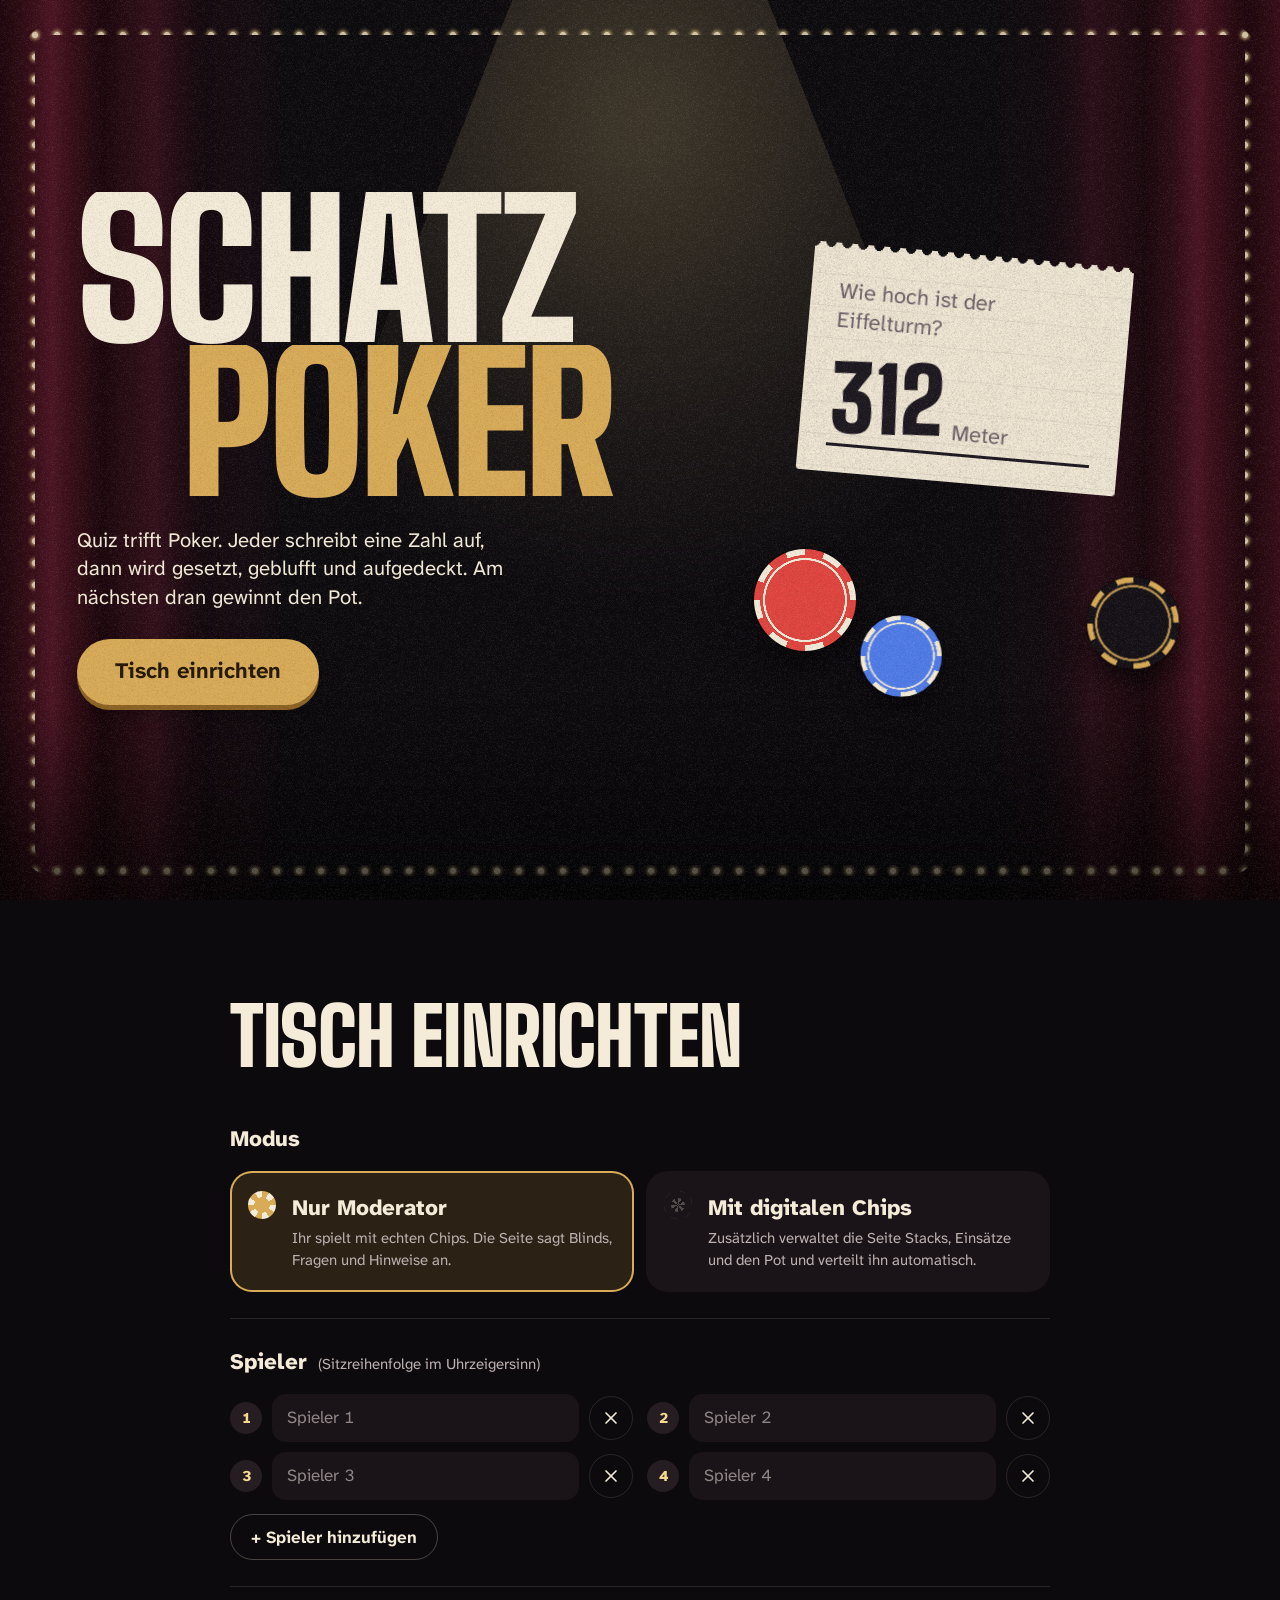
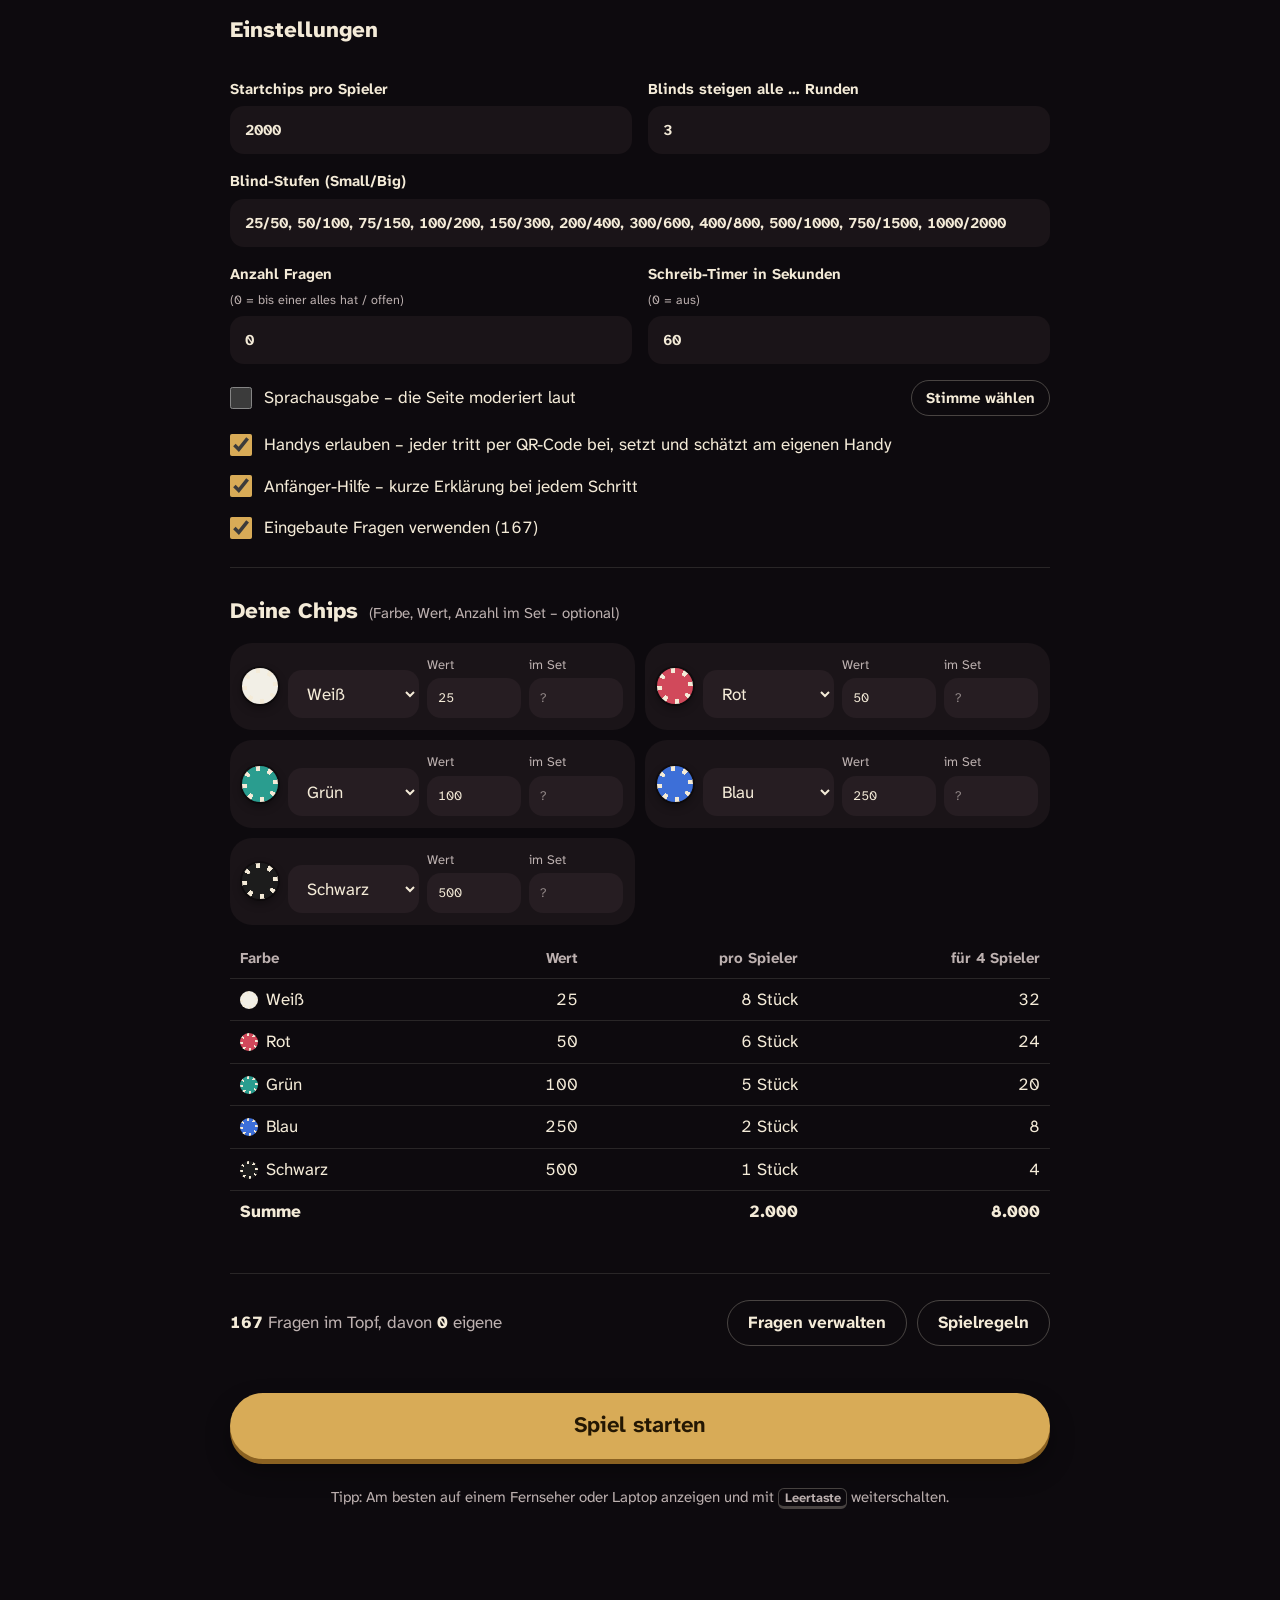
<file: index.html>
<!DOCTYPE html>
<html lang="de">
<head>
  <meta charset="utf-8">
  <meta name="viewport" content="width=device-width, initial-scale=1">
  <meta name="theme-color" content="#0d0a0e">
  <title>Schätzpoker – Quiz trifft Poker</title>
  <meta name="description" content="Moderator für Schätzpoker-Abende: Blinds, Schätzfragen, Hinweise und optional digitale Chips.">
  <link rel="preconnect" href="https://fonts.googleapis.com">
  <link rel="preconnect" href="https://fonts.gstatic.com" crossorigin>
  <link href="https://fonts.googleapis.com/css2?family=Atkinson+Hyperlegible+Next:wght@400;700;800&family=Big+Shoulders+Display:wght@800;900&display=swap" rel="stylesheet">
  <link rel="stylesheet" href="style.css?v=202611261527">
  <link rel="icon" href="data:image/svg+xml,<svg xmlns='http://www.w3.org/2000/svg' viewBox='0 0 100 100'><rect width='100' height='100' rx='22' fill='%2317121f'/><rect x='22' y='16' width='56' height='70' rx='4' fill='%23f1e8d6' transform='rotate(6 50 50)'/><text x='52' y='72' font-size='54' text-anchor='middle' fill='%2317121f' font-family='Arial' font-weight='bold' transform='rotate(6 50 50)'>?</text></svg>">
</head>
<body>
  <div id="app"></div>
  <div id="modal-root"></div>
  <script src="vendor/peerjs.min.js"></script>
  <script src="vendor/qrcode.js"></script>
  <script src="questions.js?v=202611261527"></script>
  <script src="fx.js?v=202611261527"></script>
  <script src="app.js?v=202611261527"></script>
  <script src="remote.js?v=202611261527"></script>
</body>
</html>
</file>
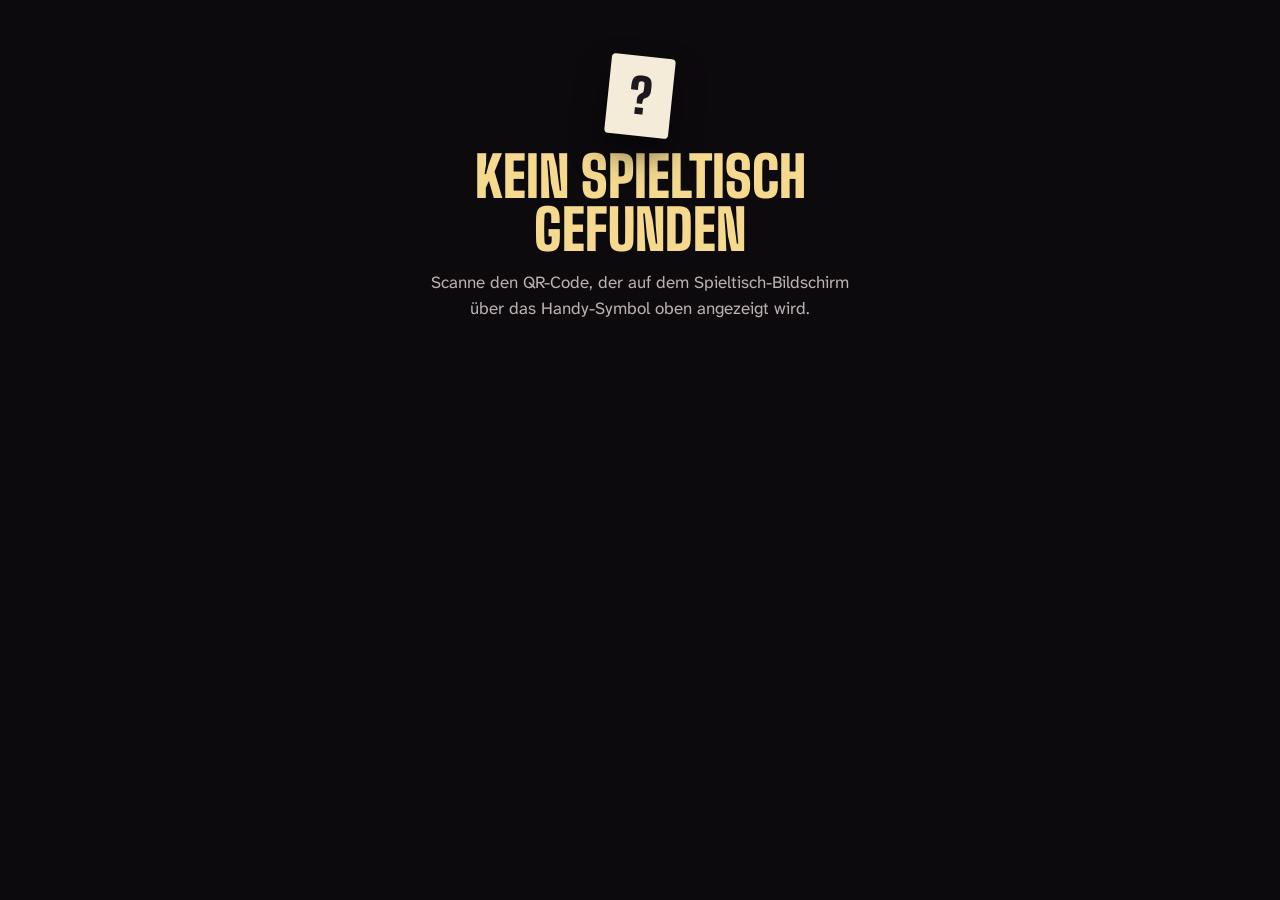
<file: player.html>
<!DOCTYPE html>
<html lang="de">
<head>
  <meta charset="utf-8">
  <meta name="viewport" content="width=device-width, initial-scale=1">
  <meta name="theme-color" content="#0d0a0e">
  <title>Schätzpoker – Spieler</title>
  <link rel="preconnect" href="https://fonts.googleapis.com">
  <link rel="preconnect" href="https://fonts.gstatic.com" crossorigin>
  <link href="https://fonts.googleapis.com/css2?family=Atkinson+Hyperlegible+Next:wght@400;700;800&family=Big+Shoulders+Display:wght@800;900&display=swap" rel="stylesheet">
  <link rel="stylesheet" href="style.css?v=202611261527">
  <link rel="icon" href="data:image/svg+xml,<svg xmlns='http://www.w3.org/2000/svg' viewBox='0 0 100 100'><rect width='100' height='100' rx='22' fill='%2317121f'/><rect x='22' y='16' width='56' height='70' rx='4' fill='%23f1e8d6' transform='rotate(6 50 50)'/><text x='52' y='72' font-size='54' text-anchor='middle' fill='%2317121f' font-family='Arial' font-weight='bold' transform='rotate(6 50 50)'>?</text></svg>">
</head>
<body class="player">
  <div id="app"></div>
  <script src="vendor/peerjs.min.js"></script>
  <script src="player.js?v=202611261527"></script>
</body>
</html>
</file>
<file: style.css>
/* =========================================================
   Schätzpoker – „Samstagabend, 23 Uhr“
   Ein Fernsehstudio nach Mitternacht: schwarzer Raum, roter Samt,
   ein grüner Filztisch mit Lederrand und Messing, eine Anzeigetafel
   mit Glühbirnen. Und im Licht der eine helle Gegenstand, um den
   sich alles dreht: der Schätzzettel.
   ========================================================= */
:root {
  --studio: #0d0a0e;     /* Raum */
  --stage: #1a1418;      /* Fläche */
  --raised: #261d22;     /* erhobene Fläche */
  --leather: #24140f;    /* Tischrand */
  --velvet: #3d0e19;     /* Vorhang */
  --velvet-deep: #1f060c;
  --felt: #12573f; --felt-mid: #0d4230; --felt-deep: #072519;
  --brass: #d8ab57; --brass-hi: #f4d98f; --brass-lo: #8b6222; --brass-ink: #241703;
  --paper: #f4ebd8; --paper-2: #e8dcc1; --paper-ink: #1d171f; --paper-muted: #6e6268;
  --ink: #f4ebd8; --muted: #bdb1b0;
  --red: #e0443e; --red-deep: #9e2723;
  --blue: #4f7be8;
  --green: #1f8a5b; --green-deep: #135c3b;
  --line: rgba(244, 235, 216, .12); --line-strong: rgba(244, 235, 216, .26);

  --display: 'Big Shoulders Display', 'Arial Narrow', sans-serif;
  --body: 'Atkinson Hyperlegible Next', 'Atkinson Hyperlegible', system-ui, -apple-system, 'Segoe UI', sans-serif;

  --t-xs: .8125rem; --t-s: .9375rem; --t-m: 1.0625rem; --t-l: 1.375rem; --t-xl: 1.875rem;
  --t-2xl: 2.5rem; --t-3xl: 3.5rem; --t-4xl: 5rem;

  --r-s: 8px; --r-m: 14px; --r-l: 22px;
  --ease: cubic-bezier(.16, 1, .3, 1);
  --ease-in: cubic-bezier(.5, 0, .75, 0);
  --grain: none;
}

*, *::before, *::after { box-sizing: border-box; }
html, body { margin: 0; min-height: 100%; }
html { background: var(--studio); color-scheme: dark; scroll-behavior: smooth; scrollbar-color: var(--brass-lo) var(--studio); }
body {
  font-family: var(--body); font-size: var(--t-m); line-height: 1.5; color: var(--ink);
  background: var(--studio);
  -webkit-font-smoothing: antialiased; -webkit-tap-highlight-color: transparent;
  font-variant-numeric: tabular-nums; caret-color: var(--brass);
}
/* Raum: Samt an den Rändern, Licht von oben, Körnung über allem */
body::before {
  content: ''; position: fixed; inset: 0; z-index: -1; pointer-events: none;
  background:
    radial-gradient(60% 55% at 50% 0%, rgba(244, 217, 143, .10), transparent 70%),
    radial-gradient(40% 90% at 0% 50%, rgba(61, 14, 25, .75), transparent 70%),
    radial-gradient(40% 90% at 100% 50%, rgba(61, 14, 25, .75), transparent 70%),
    var(--studio);
}
body::after {
  content: ''; position: fixed; inset: 0; z-index: 200; pointer-events: none;
  background-image: var(--grain); opacity: .55;
}
body.has-modal { overflow: hidden; }
::selection { background: var(--brass); color: var(--brass-ink); }
button, input, select { font: inherit; color: inherit; }
b { font-weight: 800; }
small { color: var(--muted); font-weight: 400; }
h1, h2, h3 { margin: 0; }
a { color: var(--brass-hi); text-underline-offset: 3px; }
kbd { font: inherit; font-weight: 700; font-size: .85em; border: 1px solid var(--line-strong); border-bottom-width: 3px; border-radius: 6px; padding: 0 .45em; }
:focus-visible { outline: 3px solid var(--brass-hi); outline-offset: 3px; }
.modal:focus { outline: none; }
.sr { position: absolute !important; width: 1px; height: 1px; overflow: hidden; clip: rect(0 0 0 0); white-space: nowrap; }

/* ---------- Tasten ---------- */
.btn {
  position: relative; display: inline-flex; align-items: center; justify-content: center; gap: .5em;
  min-height: 46px; padding: 10px 20px; border-radius: 999px;
  border: 1px solid var(--line-strong); background: transparent; text-decoration: none; color: var(--ink);
  font-weight: 700; cursor: pointer; text-align: center; line-height: 1.2; overflow: hidden; isolation: isolate;
  transition: background-color .18s, border-color .18s, color .18s, transform .12s var(--ease), box-shadow .18s;
}
.btn:hover:not(:disabled) { border-color: var(--brass); color: var(--brass-hi); }
.btn:active:not(:disabled) { transform: scale(.97); }
.btn:disabled { opacity: .35; cursor: not-allowed; }
.btn.sm { min-height: 36px; padding: 6px 14px; font-size: var(--t-s); }
.btn.ghost { background: transparent; }

/* Drückbare Tasten: Messing, Rot, Filzgrün – mit Kante und Lichtkante */
.btn.gold, .btn.red, .btn.green { border: 0; color: var(--brass-ink); background: var(--brass); box-shadow: 0 5px 0 var(--brass-lo), 0 12px 24px rgba(0, 0, 0, .35); transform: translateY(-3px); }
.btn.red { background: var(--red); color: #fff; box-shadow: 0 5px 0 var(--red-deep), 0 12px 24px rgba(0, 0, 0, .35); }
.btn.green { background: var(--green); color: #fff; box-shadow: 0 5px 0 var(--green-deep), 0 12px 24px rgba(0, 0, 0, .35); }
.btn.gold:hover:not(:disabled) { color: var(--brass-ink); background: #e3b964; }
.btn.red:hover:not(:disabled) { color: #fff; background: #ea5550; }
.btn.green:hover:not(:disabled) { color: #fff; background: #25a06a; }
.btn.gold::after, .btn.red::after, .btn.green::after {
  content: ''; position: absolute; inset: 0; z-index: -1; pointer-events: none;
  background: linear-gradient(105deg, transparent 35%, rgba(255, 255, 255, .38) 50%, transparent 65%);
  transform: translateX(-110%);
}
.btn.gold:hover:not(:disabled)::after, .btn.red:hover:not(:disabled)::after, .btn.green:hover:not(:disabled)::after { transform: translateX(110%); transition: transform .7s var(--ease); }
.btn.gold:active:not(:disabled), .btn.red:active:not(:disabled), .btn.green:active:not(:disabled) { transform: translateY(2px); box-shadow: 0 0 0 transparent, 0 4px 10px rgba(0, 0, 0, .35); transition-duration: .06s; }
.btn.big { min-height: 66px; padding: 14px 38px; font-size: var(--t-l); }
.btn.file input { position: absolute; inset: 0; opacity: 0; cursor: pointer; }

.icon-btn {
  width: 44px; height: 44px; flex: none; border-radius: 50%; border: 1px solid var(--line); background: transparent; cursor: pointer;
  display: inline-grid; place-items: center; color: var(--ink);
  transition: background-color .18s, border-color .18s, color .18s, transform .12s var(--ease);
}
.icon-btn:hover:not(:disabled) { color: var(--brass-hi); border-color: var(--brass); }
.icon-btn:active:not(:disabled) { transform: scale(.9); }
.icon-btn[aria-pressed="true"] { color: var(--brass-hi); border-color: var(--brass); }
.icon-btn:disabled { opacity: .3; cursor: not-allowed; }
.icon-btn svg { width: 20px; height: 20px; }
.link { background: none; border: 0; padding: 0; color: var(--brass-hi); font-weight: 700; cursor: pointer; text-decoration: underline; text-underline-offset: 3px; text-decoration-thickness: 1px; justify-self: start; }
.link:hover { text-decoration-thickness: 2px; }

/* ---------- Der Zettel ---------- */
.slip {
  position: relative; color: var(--paper-ink); background: var(--paper); border-radius: 3px;
  -webkit-mask: radial-gradient(circle 5px at 50% 0, transparent 98%, #000) top / 16px 100% repeat-x;
          mask: radial-gradient(circle 5px at 50% 0, transparent 98%, #000) top / 16px 100% repeat-x;
}
.slip::after { /* Linien des Blocks und Papierfaser */
  content: ''; position: absolute; inset: 0; pointer-events: none; border-radius: inherit;
  background: var(--grain), repeating-linear-gradient(to bottom, transparent 0 31px, rgba(29, 23, 31, .07) 31px 32px);
  mix-blend-mode: multiply; opacity: .9;
}
.slip > * { position: relative; z-index: 1; }
.slip-wrap { filter: drop-shadow(0 22px 26px rgba(0, 0, 0, .5)); }

/* =========================================================
   Startseite: Titelkarte
   ========================================================= */
.title-card {
  position: relative; min-height: 100vh; min-height: 100svh; overflow: hidden; isolation: isolate;
  display: grid; grid-template-columns: minmax(0, 1.25fr) minmax(0, 1fr); align-items: center;
  padding: clamp(28px, 6vw, 80px) clamp(20px, 6vw, 96px); gap: clamp(20px, 4vw, 60px);
}
/* Vorhang links und rechts */
.title-card::before {
  content: ''; position: absolute; inset: 0; z-index: -2;
  background: repeating-linear-gradient(90deg, var(--velvet-deep) 0, var(--velvet) 34px, #521526 52px, var(--velvet) 70px, var(--velvet-deep) 104px);
  -webkit-mask: linear-gradient(90deg, #000 0 6%, transparent 22% 78%, #000 94%);
          mask: linear-gradient(90deg, #000 0 6%, transparent 22% 78%, #000 94%);
  opacity: .9;
}
.title-card::after { /* Bühnenboden */
  content: ''; position: absolute; left: 0; right: 0; bottom: 0; height: 22%; z-index: -1;
  background: linear-gradient(to top, rgba(0, 0, 0, .7), transparent);
}
.spot {
  position: absolute; z-index: -1; left: 50%; top: -10%; width: 120vmax; height: 130%; translate: -50% 0; pointer-events: none;
  background: radial-gradient(42% 60% at 50% 18%, rgba(244, 217, 143, .22), rgba(244, 217, 143, .06) 45%, transparent 70%);
  clip-path: polygon(44% 0, 56% 0, 86% 100%, 14% 100%);
  filter: blur(18px); transform-origin: 50% 0;
}
.marquee { /* Glühbirnen-Rahmen der Show */
  position: absolute; inset: clamp(10px, 2vw, 24px); z-index: -1; border-radius: 28px; pointer-events: none;
  padding: 11px;
  background: radial-gradient(circle, #fff3cf 0 2.6px, rgba(244, 217, 143, .55) 3.6px, rgba(244, 217, 143, .12) 6px, transparent 8px) 0 0 / 22px 22px;
  -webkit-mask: linear-gradient(#000 0 0) content-box exclude, linear-gradient(#000 0 0);
          mask: linear-gradient(#000 0 0) content-box exclude, linear-gradient(#000 0 0);
  animation: chase 1.2s steps(2) infinite;
  opacity: .8;
}
@keyframes chase { to { background-position: 11px 0; } }
.tc-inner { display: grid; gap: 26px; justify-items: start; max-width: 720px; }
.tc-title { display: grid; font-family: var(--display); font-weight: 900; text-transform: uppercase; line-height: .8; letter-spacing: -.02em; font-size: clamp(4.6rem, 15vw, 13.5rem); color: var(--paper); }
.tc-title span { display: block; }
.tc-title .w2 { color: var(--brass); padding-left: .55em; }
.tag { margin: 0; font-size: clamp(1.15rem, 1.6vw, 1.45rem); line-height: 1.4; max-width: 34ch; color: var(--ink); }
.tc-cta { margin-top: 4px; }
.resume { display: flex; align-items: center; gap: 16px 22px; flex-wrap: wrap; padding: 14px 14px 14px 22px; border-radius: 999px; background: rgba(216, 171, 87, .12); }
.resume p { margin: 0; }
.tc-props { position: relative; height: min(70vh, 560px); }
.hero-slip { position: absolute; right: 8%; top: 12%; width: min(320px, 72%); padding: 34px 28px 26px; display: grid; gap: 22px; transform: rotate(5deg); }
.tc-props .slip-wrap { position: absolute; inset: 0; }
.slip-q { font-size: var(--t-l); color: var(--paper-muted); line-height: 1.3; }
.slip-line { display: flex; align-items: baseline; gap: 10px; border-bottom: 3px solid var(--paper-ink); padding-bottom: 4px; }
.slip-est { font-family: var(--display); font-weight: 900; font-size: clamp(4rem, 7vw, 6rem); line-height: .9; transform: rotate(-3deg); }
.slip-unit { color: var(--paper-muted); font-size: var(--t-l); }
.prop-chip {
  --c: var(--red); position: absolute; width: clamp(70px, 8vw, 110px); aspect-ratio: 1; border-radius: 50%;
  background: radial-gradient(circle, var(--c) 0 55%, var(--paper) 55.5% 58%, var(--c) 58.5% 62%, transparent 62.5%), repeating-conic-gradient(var(--c) 0 22.5deg, var(--paper) 22.5deg 45deg);
  box-shadow: 0 0 0 2px rgba(0, 0, 0, .3), 0 18px 28px rgba(0, 0, 0, .55);
}
.prop-chip.c1 { left: 6%; bottom: 14%; }
.prop-chip.c2 { --c: var(--blue); left: 26%; bottom: 4%; scale: .8; }
.prop-chip.c3 { --c: #141016; right: 4%; bottom: 10%; scale: .9; background: radial-gradient(circle, #141016 0 55%, var(--brass) 55.5% 58%, #141016 58.5% 62%, transparent 62.5%), repeating-conic-gradient(#141016 0 22.5deg, var(--brass) 22.5deg 45deg); }

/* Auftritt beim ersten Laden */
body:not(.intro-played) .spot { animation: spot-on 1.6s var(--ease) both; }
body:not(.intro-played) .tc-title span { animation: word-up 1.1s var(--ease) both; }
body:not(.intro-played) .tc-title .w2 { animation-delay: .14s; }
body:not(.intro-played) .tag, body:not(.intro-played) .tc-cta, body:not(.intro-played) .resume { animation: rise .8s .55s var(--ease) both; }
body:not(.intro-played) .hero-slip { animation: toss 1.2s .35s var(--ease) both; }
body:not(.intro-played) .prop-chip { animation: chip-slide 1s var(--ease) both; }
body:not(.intro-played) .prop-chip.c1 { animation-delay: .7s; }
body:not(.intro-played) .prop-chip.c2 { animation-delay: .82s; }
body:not(.intro-played) .prop-chip.c3 { animation-delay: .94s; }
@keyframes spot-on { 0% { opacity: 0; transform: rotate(-14deg); } 40% { opacity: .6; } 100% { opacity: 1; transform: none; } }
@keyframes word-up { from { clip-path: inset(0 0 100% 0); transform: translateY(.35em); filter: blur(8px); } to { clip-path: inset(0 0 -10% 0); } }
@keyframes rise { from { opacity: 0; transform: translateY(18px); } }
@keyframes toss { from { opacity: 0; transform: translate(40%, -60%) rotate(-28deg) scale(1.15); } }
@keyframes chip-slide { from { opacity: 0; transform: translate(-120px, 30px) rotate(-200deg); } }

/* ---------- Einrichten ---------- */
.setup { max-width: 860px; margin: 0 auto; padding: clamp(40px, 8vw, 110px) 20px 80px; scroll-margin-top: 0; }
.setup-title { font-family: var(--display); font-weight: 900; text-transform: uppercase; font-size: clamp(3rem, 7vw, 5rem); line-height: .85; letter-spacing: -.01em; margin-bottom: 26px; }
.panel { padding: 26px 0; }
.panel + .panel { border-top: 1px solid var(--line); }
.panel h2 { font-size: var(--t-l); font-weight: 800; margin: 0 0 16px; }
.panel h2 small { font-size: var(--t-s); font-weight: 400; margin-left: 4px; }
.panel.row { display: flex; align-items: center; justify-content: space-between; gap: 14px; flex-wrap: wrap; }
.pool { color: var(--muted); }
.pool b { color: var(--ink); }
.row-btns { display: flex; gap: 10px; flex-wrap: wrap; align-items: center; }
.row-btns.center { justify-content: center; }
.mode-pick { display: grid; grid-template-columns: 1fr 1fr; gap: 12px; }
.mode {
  text-align: left; border: 0; background: var(--stage); border-radius: var(--r-l); padding: 20px 20px 20px 62px; cursor: pointer;
  display: flex; flex-direction: column; gap: 4px; position: relative; transition: background-color .2s, transform .15s var(--ease), box-shadow .2s;
}
.mode::before { /* Auswahl als Jeton */
  content: ''; position: absolute; left: 18px; top: 20px; width: 28px; height: 28px; border-radius: 50%;
  background: repeating-conic-gradient(var(--line-strong) 0 30deg, transparent 30deg 60deg); box-shadow: inset 0 0 0 7px var(--stage);
  transition: transform .5s var(--ease);
}
.mode:hover { background: var(--raised); }
.mode:active { transform: scale(.985); }
.mode b { font-size: var(--t-l); }
.mode span { color: var(--muted); font-size: var(--t-s); line-height: 1.45; }
.mode.on { background: #2b2115; box-shadow: inset 0 0 0 2px var(--brass); }
.mode.on::before { background: radial-gradient(circle, var(--brass) 0 38%, transparent 40%), repeating-conic-gradient(var(--brass) 0 30deg, var(--paper) 30deg 60deg); box-shadow: none; transform: rotate(180deg); }
.players { display: grid; grid-template-columns: 1fr 1fr; gap: 10px 14px; margin-bottom: 14px; }
.player-row { display: flex; align-items: center; gap: 10px; }
.seat { width: 32px; height: 32px; flex: none; border-radius: 50%; display: grid; place-items: center; background: var(--raised); color: var(--brass-hi); font-weight: 800; font-size: var(--t-s); }

input[type=text], input[type=number], select {
  width: 100%; min-height: 48px; padding: 10px 14px; border-radius: var(--r-m); border: 1px solid transparent;
  background: var(--stage); color: var(--ink); transition: border-color .18s, background-color .18s, box-shadow .18s;
}
input::placeholder { color: rgba(189, 177, 176, .72); }
input:hover, select:hover { background: var(--raised); }
input:focus, select:focus { border-color: var(--brass); background: var(--raised); outline: none; box-shadow: 0 0 0 4px rgba(216, 171, 87, .18); }
select { background-color: var(--stage); }
input[type=range] { width: 100%; accent-color: var(--brass); }
.grid2 { display: grid; grid-template-columns: 1fr 1fr; gap: 16px; }
.grid2 .full, .qform .full { grid-column: 1 / -1; }
label { display: flex; flex-direction: column; gap: 6px; font-weight: 700; font-size: var(--t-s); }
label small { font-weight: 400; }
label.check { flex-direction: row; align-items: center; gap: 12px; font-weight: 400; font-size: var(--t-m); grid-column: 1 / -1; cursor: pointer; }
label.check input { width: 22px; height: 22px; flex: none; accent-color: var(--brass); margin: 0; }
.check-row { display: flex; align-items: center; justify-content: space-between; gap: 10px; flex-wrap: wrap; }
.check-row label.check { grid-column: auto; }
.start { display: flex; width: 100%; margin-top: 24px; font-size: var(--t-xl); min-height: 76px; }
.foot { text-align: center; color: var(--muted); font-size: var(--t-s); margin-top: 24px; }

.chip-cfg { display: grid; grid-template-columns: repeat(auto-fill, minmax(min(100%, 340px), 1fr)); gap: 10px; margin-bottom: 14px; }
.chip-row { display: grid; grid-template-columns: 38px minmax(108px, 1.4fr) minmax(0, 1fr) minmax(0, 1fr); gap: 8px; align-items: end; padding: 12px; border-radius: var(--r-l); background: var(--stage); }
.chip-row input, .chip-row select { background: var(--raised); }
.swatch {
  --c: #888; width: 36px; height: 36px; border-radius: 50%; align-self: center; flex: none; display: inline-block;
  background: radial-gradient(circle, var(--c) 0 50%, transparent 51%), repeating-conic-gradient(var(--c) 0 30deg, var(--paper) 30deg 45deg);
  box-shadow: 0 0 0 2px rgba(0, 0, 0, .35), 0 4px 10px rgba(0, 0, 0, .4); transition: transform .6s var(--ease);
}
.chip-row:hover .swatch { transform: rotate(120deg); }
.swatch.sm { width: 18px; height: 18px; vertical-align: -4px; margin-right: 8px; box-shadow: none; }
label.mini { font-size: var(--t-xs); gap: 4px; color: var(--muted); font-weight: 400; }
label.mini input { padding: 8px 10px; min-height: 40px; }
.chips-t tr.zero td { opacity: .45; }
.warn { color: #ffdc9c; background: rgba(216, 171, 87, .1); border-radius: var(--r-m); padding: 10px 14px; font-size: var(--t-s); margin: 10px 0 0; }

/* =========================================================
   Spielansicht
   ========================================================= */
.game { min-height: 100vh; min-height: 100dvh; display: grid; grid-template-rows: auto 1fr auto; }
.bar { display: grid; grid-template-columns: 1fr auto 1fr; align-items: center; gap: 16px; padding: 14px clamp(14px, 2.5vw, 32px); view-transition-name: bar; transition: opacity .6s var(--ease); }
.brand { font-family: var(--display); font-weight: 900; font-size: var(--t-xl); text-transform: uppercase; line-height: 1; letter-spacing: -.005em; }
.bar nav { display: flex; gap: 6px; justify-content: flex-end; }

/* Anzeigetafel mit Glühbirnenrahmen */
.board { position: relative; display: flex; align-items: stretch; background: #070507; border-radius: 18px; padding: 4px; box-shadow: 0 0 0 1px rgba(216, 171, 87, .35), inset 0 2px 14px rgba(0, 0, 0, .9), 0 10px 30px rgba(0, 0, 0, .5); view-transition-name: board; }
.bulbs {
  position: absolute; inset: -9px; border-radius: 26px; pointer-events: none; padding: 5px;
  background: radial-gradient(circle, var(--brass-hi) 0 1.6px, rgba(244, 217, 143, .3) 2.4px, transparent 3.4px) 0 0 / 12px 12px;
  -webkit-mask: linear-gradient(#000 0 0) content-box exclude, linear-gradient(#000 0 0);
          mask: linear-gradient(#000 0 0) content-box exclude, linear-gradient(#000 0 0);
  opacity: .55; animation: chase 1.4s steps(2) infinite;
}
.stat { display: flex; flex-direction: column; justify-content: center; padding: 6px 20px; line-height: 1.05; min-width: 92px; }
.stat + .stat { box-shadow: -1px 0 0 rgba(244, 235, 216, .08); }
.stat small { font-size: var(--t-xs); }
.stat b { font-family: var(--display); font-weight: 900; font-size: var(--t-2xl); line-height: 1; color: var(--brass-hi); text-shadow: 0 0 14px rgba(244, 217, 143, .45), 0 0 2px rgba(244, 217, 143, .8); }
.stat em { font-style: normal; font-size: var(--t-xs); color: var(--muted); }
.stat.flash b { animation: bulbs 0.5s steps(2) 8; }
.board:has(.flash) .bulbs { opacity: 1; animation-duration: .4s; }
@keyframes bulbs { 50% { color: #fff; text-shadow: 0 0 26px var(--brass-hi); } }
.ticking { color: #fff !important; }

main { display: grid; grid-template-columns: minmax(0, 1fr) clamp(340px, 30vw, 440px); gap: clamp(20px, 3vw, 48px); padding: clamp(14px, 2.5vw, 32px) clamp(14px, 2.5vw, 32px) clamp(14px, 2vw, 24px); align-items: center; }
.stage { position: relative; min-height: 62vh; display: flex; flex-direction: column; gap: 26px; justify-content: center; max-width: 1040px; width: 100%; margin: 0 auto; }
.stage::before { /* Spot auf die Bühne */
  content: ''; position: absolute; z-index: -1; left: 50%; top: -14vh; width: 120%; height: 120%; translate: -50% 0; pointer-events: none;
  background: radial-gradient(45% 50% at 50% 30%, rgba(244, 217, 143, .1), transparent 70%); transition: opacity .8s var(--ease);
}
.stage > .primary, .betbox .primary, .result .primary, .showdown .primary, .intro .primary { align-self: center; min-width: min(100%, 320px); }
.table { transition: opacity .6s var(--ease), filter .6s var(--ease); }

/* Frage-Zettel */
.qcard { padding: clamp(32px, 5vw, 60px) clamp(24px, 5vw, 64px) clamp(28px, 4vw, 52px); rotate: -.7deg; view-transition-name: slip; filter: drop-shadow(0 24px 30px rgba(0, 0, 0, .55)); }
.fresh.phase-question .qcard { animation: slam .75s var(--ease) both; }
@keyframes slam { 0% { opacity: 0; transform: translateY(-46px) rotate(-5deg) scale(1.08); } 60% { opacity: 1; } 100% { transform: none; } }
.qlabel { display: flex; flex-wrap: wrap; gap: 4px 18px; font-size: var(--t-s); color: var(--paper-muted); margin-bottom: 16px; }
.qlabel span:first-child { font-weight: 800; color: var(--paper-ink); }
.qlabel b { color: var(--paper-ink); }
.qtext { font-family: var(--body); font-size: clamp(1.8rem, 3.6vw, 3.4rem); font-weight: 800; line-height: 1.12; letter-spacing: -.015em; text-wrap: balance; max-width: 28ch; }
.qcard.small { padding: 26px clamp(20px, 3vw, 34px) 20px; rotate: -.35deg; }
.qcard.small .qtext { font-size: clamp(1.2rem, 2vw, 1.65rem); }
.qcard.small .qlabel { margin-bottom: 6px; font-size: var(--t-xs); }

.hints { display: grid; gap: 14px; padding: 0 clamp(8px, 2vw, 26px); }
.hint { display: grid; grid-template-columns: auto 1fr; gap: 6px 18px; align-items: baseline; padding: 16px 22px; border-radius: 3px; background: var(--paper-2); color: var(--paper-ink); rotate: .5deg; filter: drop-shadow(0 12px 16px rgba(0, 0, 0, .45)); }
.hint:nth-child(2) { rotate: -.6deg; }
.hint-n { font-family: var(--display); font-weight: 900; font-size: var(--t-l); color: var(--red-deep); white-space: nowrap; }
.hint p { margin: 0; font-size: clamp(1.15rem, 2vw, 1.55rem); font-weight: 700; line-height: 1.35; }
.fresh .hint.new { animation: from-under .8s var(--ease) both; }
@keyframes from-under { from { opacity: 0; transform: translateY(-70%) rotate(-3deg) scale(.96); } }

.write-note { text-align: center; font-size: var(--t-l); color: var(--muted); margin: 0; }
.write-note b { color: var(--ink); }
.tools { display: flex; justify-content: center; gap: 12px; flex-wrap: wrap; align-items: center; }
.timer-wrap { position: relative; display: flex; align-items: center; gap: 16px; }
.timer-dial { --p: 1; width: 92px; height: 92px; border-radius: 50%; position: absolute; left: -6px; top: 50%; translate: 0 -50%;
  background: conic-gradient(var(--brass) calc(var(--p) * 360deg), rgba(244, 235, 216, .08) 0); transition: --p 1s linear;
  -webkit-mask: radial-gradient(circle, transparent 60%, #000 61%); mask: radial-gradient(circle, transparent 60%, #000 61%); }
.timer { position: relative; font-family: var(--display); font-weight: 900; font-size: var(--t-3xl); line-height: 1; color: var(--brass-hi); width: 80px; text-align: center; text-shadow: 0 0 18px rgba(244, 217, 143, .4); }
.timer.urgent { color: #ff7a73; animation: beat 1s infinite; }
.timer-wrap:has(.urgent) .timer-dial { background: conic-gradient(var(--red) calc(var(--p) * 360deg), rgba(244, 235, 216, .08) 0); }
@keyframes beat { 50% { scale: 1.12; } }

/* Blinds */
.intro { text-align: center; display: flex; flex-direction: column; gap: 24px; align-items: center; }
.kicker { font-family: var(--display); font-weight: 900; text-transform: uppercase; font-size: clamp(4rem, 10vw, 8.5rem); line-height: .82; letter-spacing: -.02em; }
.fresh.phase-intro .kicker { animation: word-up 1s var(--ease) both; }
.levelup { font-family: var(--display); font-weight: 900; text-transform: uppercase; font-size: var(--t-2xl); color: var(--red); line-height: 1; animation: bulbs .45s steps(2) 6; }
.blind-big { display: flex; gap: clamp(16px, 3vw, 36px); flex-wrap: wrap; justify-content: center; perspective: 800px; }
.blind-big > div {
  --c: var(--blue);
  width: clamp(150px, 17vw, 220px); aspect-ratio: 1; border-radius: 50%;
  display: flex; flex-direction: column; justify-content: center; align-items: center; gap: 2px;
  background:
    radial-gradient(circle, var(--stage) 0 55%, var(--paper) 55.5% 57%, var(--c) 57.5% 61%, transparent 61.5%),
    repeating-conic-gradient(var(--c) 0 22.5deg, var(--paper) 22.5deg 45deg);
  box-shadow: 0 0 0 3px rgba(0, 0, 0, .4), 0 22px 40px rgba(0, 0, 0, .55);
}
.blind-big > div + div { --c: var(--red); }
.fresh.phase-intro .blind-big > div { animation: chip-drop .9s var(--ease) both; }
.fresh.phase-intro .blind-big > div + div { animation-delay: .12s; }
@keyframes chip-drop { 0% { opacity: 0; transform: translateY(-90px) rotateX(70deg) rotate(-120deg); } 55% { opacity: 1; } 100% { transform: none; } }
.blind-big small { font-size: var(--t-xs); }
.blind-big b { font-family: var(--display); font-weight: 900; font-size: clamp(2.8rem, 5vw, 4rem); line-height: 1; }
.blind-big span { font-weight: 700; font-size: var(--t-s); max-width: 66%; overflow: hidden; text-overflow: ellipsis; white-space: nowrap; }
.sub { color: var(--muted); font-size: var(--t-m); line-height: 1.5; margin: 0; }
.sub b { color: var(--ink); }
.sub.small { font-size: var(--t-s); margin-bottom: 12px; }

/* Setzen */
.betbox, .showdown { background: var(--stage); border-radius: 28px; padding: clamp(20px, 3vw, 34px); display: flex; flex-direction: column; gap: 18px; text-align: center; box-shadow: 0 30px 60px rgba(0, 0, 0, .35); }
.betbox.done { box-shadow: inset 0 0 0 2px var(--green), 0 30px 60px rgba(0, 0, 0, .35); }
.bet-title { font-family: var(--display); font-weight: 900; text-transform: uppercase; font-size: var(--t-2xl); line-height: 1; }
.bet-title small { font-family: var(--body); text-transform: none; font-size: var(--t-s); font-weight: 400; margin-left: 4px; }
.actor { display: grid; gap: 12px; justify-items: center; }
.actor-name { font-size: clamp(2rem, 3.6vw, 3rem); font-weight: 800; line-height: 1.05; letter-spacing: -.01em; animation: name-in .5s var(--ease) both; }
@keyframes name-in { from { opacity: 0; transform: translateX(22px); filter: blur(4px); } }
.actor-name span { font-size: var(--t-m); color: var(--muted); font-weight: 400; letter-spacing: 0; }
.actor-meta { display: flex; justify-content: center; flex-wrap: wrap; gap: 8px; margin: 0; }
.actor-meta > div { display: flex; gap: 6px; align-items: baseline; padding: 5px 14px; border-radius: 999px; background: var(--raised); }
.actor-meta dt { color: var(--muted); font-size: var(--t-s); }
.actor-meta dd { margin: 0; font-weight: 800; }
.actor-meta .due { background: rgba(216, 171, 87, .16); }
.actor-meta .due dd { color: var(--brass-hi); }
.actions { display: grid; grid-template-columns: 1fr 2fr; gap: 16px; margin-top: 6px; }
.actions .btn { min-height: 70px; font-size: var(--t-l); }
.raise { padding-top: 6px; display: grid; gap: 14px; }
.raise-row { display: flex; gap: 12px; align-items: end; }
.raise-row label { flex: 1; text-align: left; }
.raise-row input { font-size: var(--t-l); font-weight: 700; background: var(--raised); }
.raise-row .btn { min-height: 52px; padding: 10px 30px; }
.quick { display: flex; gap: 10px; flex-wrap: wrap; justify-content: center; }
.chip-btn {
  display: inline-flex; align-items: center; gap: 8px; border: 0; background: var(--raised); border-radius: 999px;
  padding: 8px 16px 8px 8px; min-height: 44px; font-weight: 700; cursor: pointer; transition: background-color .18s, transform .18s var(--ease);
}
.chip-btn::before { content: ''; width: 28px; height: 28px; border-radius: 50%; background: radial-gradient(circle, var(--brass) 0 50%, transparent 52%), repeating-conic-gradient(var(--brass) 0 30deg, var(--paper) 30deg 60deg); transition: transform .5s var(--ease); }
.chip-btn:hover { background: #33272c; transform: translateY(-2px); }
.chip-btn:hover::before { transform: rotate(180deg); }
.chip-btn:active { transform: translateY(1px); }
.chip-btn.allin { background: rgba(224, 68, 62, .18); color: #ffb1ac; }
.chip-btn.allin::before { background: radial-gradient(circle, var(--red) 0 50%, transparent 52%), repeating-conic-gradient(var(--red) 0 30deg, var(--paper) 30deg 60deg); }

/* Showdown */
.est-list { display: grid; grid-template-columns: repeat(auto-fill, minmax(min(100%, 260px), 1fr)); gap: 10px; text-align: left; }
.est-list.with-bet { grid-template-columns: repeat(auto-fill, minmax(min(100%, 420px), 1fr)); }
.est { display: grid; grid-template-columns: minmax(70px, auto) minmax(0, 1fr); align-items: center; gap: 10px; background: var(--raised); padding: 10px 12px; border-radius: var(--r-l); }
.with-bet .est { grid-template-columns: minmax(70px, auto) minmax(0, 1fr) minmax(0, 1fr); }
.en { font-weight: 800; overflow: hidden; text-overflow: ellipsis; white-space: nowrap; }
.ef { flex-direction: row; align-items: center; gap: 6px; font-weight: 400; }
.est input { font-size: var(--t-l); font-weight: 700; min-width: 0; background: var(--paper); color: var(--paper-ink); }
.est input::placeholder { color: var(--paper-muted); }
.ef.bet-in input { background: var(--stage); color: var(--ink); }
.est em { font-style: normal; color: var(--muted); font-size: var(--t-xs); white-space: nowrap; }
.potcalc-toggle { align-self: center; }

/* Anfänger-Hilfe */
.help { display: grid; gap: 6px; padding: 16px 20px; border-radius: var(--r-l); background: rgba(244, 235, 216, .04); text-align: left; max-width: 76ch; }
.help p { margin: 0; color: var(--muted); }
.help p b, .help-k { color: var(--ink); }

/* =========================================================
   Die Auflösung – der Showmoment
   ========================================================= */
.result { display: flex; flex-direction: column; gap: 24px; text-align: center; align-items: center; }
.answer-card { position: relative; display: grid; perspective: 1400px; transform-style: preserve-3d; min-width: min(100%, 460px); view-transition-name: answer; filter: drop-shadow(0 34px 40px rgba(0, 0, 0, .6)); }
.answer-card > .face { grid-area: 1 / 1; backface-visibility: hidden; -webkit-backface-visibility: hidden; }
.face.back {
  transform: rotateY(180deg); border-radius: 6px; display: grid; place-items: center;
  background: radial-gradient(circle at 50% 50%, var(--velvet) 0 30%, transparent 31%), repeating-conic-gradient(var(--velvet) 0 15deg, var(--velvet-deep) 15deg 30deg);
  box-shadow: inset 0 0 0 10px var(--paper), inset 0 0 0 12px var(--brass);
}
.face.back span { font-family: var(--display); font-weight: 900; font-size: 9rem; color: var(--brass-hi); line-height: 1; text-shadow: 0 0 30px rgba(244, 217, 143, .5); }
.answer { display: flex; flex-direction: column; align-items: center; padding: 40px clamp(26px, 6vw, 80px) 30px; rotate: .8deg; }
.answer .qtext.sm { font-size: var(--t-m); font-weight: 400; color: var(--paper-muted); margin: 0 0 16px; max-width: 46ch; line-height: 1.4; }
.answer small { color: var(--paper-muted); font-size: var(--t-s); }
.answer b { font-family: var(--display); font-weight: 900; font-size: clamp(5.5rem, 16vw, 11.5rem); line-height: .88; color: var(--paper-ink); letter-spacing: -.02em; }
.answer span { font-size: var(--t-l); font-weight: 800; }
.info { color: var(--muted); margin: 0; max-width: 60ch; }
.foldwin { font-size: var(--t-l); padding: 16px 24px; border-radius: 999px; background: rgba(31, 138, 91, .2); }
.ranking { list-style: none; padding: 0; margin: 0 auto; display: grid; gap: 8px; width: 100%; max-width: 680px; counter-reset: r; }
.ranking li { display: grid; grid-template-columns: 40px 1fr auto auto; gap: 16px; align-items: center; padding: 14px 20px; border-radius: 999px; background: var(--stage); text-align: left; counter-increment: r; }
.ranking li::before { content: counter(r); font-family: var(--display); font-weight: 900; font-size: var(--t-xl); line-height: 1; color: var(--muted); }
.ranking li.best { background: var(--brass); color: var(--brass-ink); position: relative; overflow: hidden; }
.ranking li.best::before { color: var(--brass-ink); }
.ranking li.best .d { color: rgba(36, 23, 3, .75); }
.ranking .n, .ranking .e { font-weight: 800; font-size: var(--t-l); }
.ranking .d { color: var(--muted); font-size: var(--t-s); min-width: 80px; text-align: right; }
.ranking.final li { grid-template-columns: 40px 1fr auto; }
.payouts { display: flex; gap: 10px; justify-content: center; flex-wrap: wrap; }
.payouts > div { background: rgba(31, 138, 91, .18); border-radius: var(--r-l); padding: 10px 18px; }
.payouts small { display: block; font-size: var(--t-xs); }
.after { display: grid; gap: 14px; justify-items: center; }

/* Choreografie: Licht aus, Karte dreht, Zahl zählt, dann die Rangliste */
.game.showtime .bar, .game.showtime .table, .game.showtime .steps { opacity: .18; filter: saturate(.4); }
.game.showtime .stage::before { opacity: 2.4; }
.result.playing:not(.settled) .ranking li,
.result.playing:not(.settled) .payouts,
.result.playing:not(.settled) .foldwin,
.result.playing:not(.settled) .info,
.result.playing:not(.settled) .sub,
.result.playing:not(.settled) .after { opacity: 0; }
.result.playing .answer-card { animation: card-flip 1.25s .2s var(--ease) both; }
@keyframes card-flip {
  0% { transform: translateY(-40px) rotateY(-180deg) scale(.82); opacity: 0; }
  20% { opacity: 1; transform: translateY(-20px) rotateY(-180deg) scale(.9); }
  100% { transform: none; }
}
.result.playing .answer b { animation: num-glow 1.6s .9s ease-out both; }
@keyframes num-glow { 80% { text-shadow: 0 0 0 transparent; } 90% { text-shadow: 0 0 40px rgba(216, 171, 87, .9); } 100% { text-shadow: none; } }
.result.playing.settled .ranking li { animation: deal .6s calc(var(--i) * 90ms) var(--ease) both; }
.result.playing.settled .payouts, .result.playing.settled .foldwin, .result.playing.settled .sub, .result.playing.settled .info { animation: rise .6s .3s var(--ease) both; }
.result.playing.settled .after { animation: rise .6s .45s var(--ease) both; }
.result.playing.settled .ranking li.best::after {
  content: ''; position: absolute; inset: 0; background: linear-gradient(100deg, transparent 30%, rgba(255, 255, 255, .55) 50%, transparent 70%);
  animation: sheen 1.1s .5s var(--ease) both;
}
@keyframes deal { from { opacity: 0; transform: translateX(-60px) rotate(-3deg); } }
@keyframes sheen { from { transform: translateX(-100%); } to { transform: translateX(100%); } }

/* =========================================================
   Der Tisch
   ========================================================= */
.table { position: relative; padding: 40px 54px; }
.felt {
  position: relative; aspect-ratio: 4 / 5; border-radius: 50%; view-transition-name: felt;
  background:
    radial-gradient(60% 50% at 50% 38%, rgba(255, 255, 255, .07), transparent 70%),
    radial-gradient(closest-side, var(--felt) 0%, var(--felt-mid) 70%, var(--felt-deep) 100%);
  box-shadow: inset 0 0 0 3px rgba(0, 0, 0, .35), inset 0 0 70px rgba(0, 0, 0, .6),
    0 0 0 16px var(--leather), 0 0 0 17px var(--brass-lo), 0 0 0 19px rgba(216, 171, 87, .45), 0 40px 70px rgba(0, 0, 0, .7);
}
.felt::before { content: ''; position: absolute; inset: 0; border-radius: inherit; background: var(--grain); opacity: .9; mix-blend-mode: overlay; pointer-events: none; }
.felt::after { content: ''; position: absolute; inset: 9%; border-radius: inherit; box-shadow: 0 0 0 1px rgba(244, 217, 143, .18); pointer-events: none; }
.felt-center { position: absolute; left: 50%; top: 50%; translate: -50% -50%; display: grid; justify-items: center; gap: 2px; text-align: center; }
.felt-center small { color: rgba(244, 235, 216, .7); font-size: var(--t-s); }
.felt-center b { font-family: var(--display); font-weight: 900; font-size: var(--t-3xl); line-height: .95; color: var(--brass-hi); text-shadow: 0 2px 0 rgba(0, 0, 0, .35); }
.felt-center span { font-size: var(--t-xs); color: rgba(244, 235, 216, .7); }
.felt-center.mod span { font-size: var(--t-s); }
.pot-pile { position: relative; width: 60px; height: 64px; margin-bottom: 6px; }
.pot-pile i {
  position: absolute; left: 50%; bottom: calc(var(--k) * 4.5px); width: 46px; height: 15px; translate: calc(-50% + var(--dx)) 0; border-radius: 50%;
  background: radial-gradient(ellipse at 50% 40%, var(--c) 0 48%, transparent 50%), repeating-conic-gradient(var(--c) 0 30deg, var(--paper) 30deg 45deg);
  box-shadow: 0 3px 0 color-mix(in srgb, var(--c) 60%, #000), 0 4px 3px rgba(0, 0, 0, .4);
}
.seats { list-style: none; margin: 0; padding: 0; }
.seat-spot {
  position: absolute; left: var(--x); top: var(--y); translate: -50% -50%; z-index: 2;
  display: grid; grid-template-columns: 1fr auto; gap: 0 8px; align-items: center; min-width: 112px; max-width: 150px;
  padding: 8px 12px; border-radius: 16px; background: #1c1418; box-shadow: 0 0 0 1px rgba(216, 171, 87, .22), 0 10px 20px rgba(0, 0, 0, .5);
  transition: opacity .3s, filter .3s, box-shadow .3s;
}
.seat-anchor { position: absolute; left: 50%; top: 50%; width: 1px; height: 1px; }
.seat-spot.turn { box-shadow: 0 0 0 2px var(--brass-hi), 0 0 30px rgba(244, 217, 143, .45), 0 10px 20px rgba(0, 0, 0, .5); }
.seat-spot.folded { opacity: .42; filter: grayscale(1); }
.seat-spot.out { opacity: .25; text-decoration: line-through; }
.turn-ring {
  position: absolute; left: var(--x); top: var(--y); translate: -50% -50%; width: 150px; height: 74px; border-radius: 999px; z-index: 1; pointer-events: none;
  background: radial-gradient(closest-side, rgba(244, 217, 143, .5), transparent); animation: breathe 1.8s ease-in-out infinite;
}
@keyframes breathe { 50% { opacity: .45; scale: 1.15; } }
.pn { display: flex; align-items: center; gap: 6px; min-width: 0; grid-column: 1 / -1; }
.nm { font-weight: 800; overflow: hidden; text-overflow: ellipsis; white-space: nowrap; font-size: var(--t-s); }
.pv { grid-column: 1 / -1; line-height: 1.1; }
.stack { font-family: var(--display); font-weight: 800; font-size: var(--t-l); color: var(--brass-hi); }
.st { grid-column: 1 / -1; font-size: var(--t-xs); color: var(--muted); }
.m { font-style: normal; font-size: .62rem; font-weight: 800; width: 24px; height: 24px; border-radius: 50%; flex: none; display: inline-grid; place-items: center; letter-spacing: 0; }
.m.d { background: var(--paper); color: var(--paper-ink); }
.m.sb { background: var(--blue); color: #fff; }
.m.bb { background: var(--red); color: #fff; }
.bet-spot { position: absolute; left: var(--x); top: var(--y); translate: -50% -50%; z-index: 1; display: flex; align-items: center; gap: 5px; font-weight: 800; font-size: var(--t-s); color: var(--paper); text-shadow: 0 1px 2px rgba(0, 0, 0, .6); animation: rise .4s var(--ease) both; }
.mini-chip { width: 20px; height: 20px; border-radius: 50%; background: radial-gradient(circle, var(--red) 0 48%, transparent 50%), repeating-conic-gradient(var(--red) 0 30deg, var(--paper) 30deg 60deg); box-shadow: 0 2px 0 var(--red-deep); }
.puck {
  position: absolute; left: var(--x); top: var(--y); translate: -50% -50%; z-index: 3; width: 34px; height: 34px; border-radius: 50%;
  display: grid; place-items: center; font-style: normal; font-weight: 900; font-size: var(--t-s); color: var(--paper-ink);
  background: radial-gradient(circle, #fffaf0 0 60%, #d9cdb4 62%); box-shadow: 0 4px 0 #b5a888, 0 8px 12px rgba(0, 0, 0, .5);
  view-transition-name: dealer;
}
.fly-chip {
  --c: var(--red); position: fixed; z-index: 120; width: 30px; height: 30px; border-radius: 50%; pointer-events: none; will-change: transform;
  background: radial-gradient(circle, var(--c) 0 48%, transparent 50%), repeating-conic-gradient(var(--c) 0 30deg, var(--paper) 30deg 60deg);
  box-shadow: 0 0 0 1px rgba(0, 0, 0, .35), 0 8px 10px rgba(0, 0, 0, .45);
}
.confetti { position: fixed; inset: 0; width: 100vw; height: 100vh; z-index: 150; pointer-events: none; }

/* Ablauf (echte Reihenfolge) */
.steps { padding: 10px clamp(14px, 2.5vw, 32px) 22px; transition: opacity .6s var(--ease); }
.steps ol { list-style: none; margin: 0 auto; padding: 0; display: flex; max-width: 1200px; counter-reset: s; gap: 6px; }
.steps li { position: relative; flex: 1; counter-increment: s; font-size: var(--t-xs); color: var(--muted); padding-top: 12px; text-align: left; white-space: nowrap; overflow: hidden; text-overflow: ellipsis; }
.steps li::after { content: ''; position: absolute; left: 0; right: 0; top: 0; height: 4px; border-radius: 4px; background: var(--raised); }
.steps li::before { content: counter(s) '  '; font-weight: 800; }
.steps li.done::after { background: var(--brass-lo); }
.steps li.cur { color: var(--ink); font-weight: 700; }
.steps li.cur::after { background: var(--brass-hi); box-shadow: 0 0 12px rgba(244, 217, 143, .6); }

/* Ende */
.end { min-height: 100vh; min-height: 100dvh; max-width: 760px; margin: 0 auto; padding: clamp(40px, 8vw, 90px) 20px; text-align: center; display: flex; flex-direction: column; gap: 22px; align-items: center; justify-content: center; }
.end h1 { font-family: var(--display); font-weight: 900; text-transform: uppercase; font-size: clamp(4rem, 13vw, 9rem); line-height: .82; letter-spacing: -.02em; animation: word-up 1s var(--ease) both; }
.winner { position: relative; font-family: var(--display); font-weight: 900; text-transform: uppercase; font-size: clamp(3rem, 9vw, 6rem); line-height: .9; color: var(--brass-ink); background: var(--brass); padding: 18px 40px 14px; border-radius: 24px; animation: toss 1s .3s var(--ease) both; }
.winner::before { content: ''; position: absolute; inset: -12px; border-radius: 32px; padding: 6px;
  background: radial-gradient(circle, var(--brass-hi) 0 2px, rgba(244, 217, 143, .3) 3px, transparent 4px) 0 0 / 14px 14px;
  -webkit-mask: linear-gradient(#000 0 0) content-box exclude, linear-gradient(#000 0 0); mask: linear-gradient(#000 0 0) content-box exclude, linear-gradient(#000 0 0);
  animation: chase .8s steps(2) infinite; }
.end .ranking { animation: rise .7s .7s var(--ease) both; }

/* ---------- Modals ---------- */
.modal-bg { position: fixed; inset: 0; background: rgba(8, 5, 8, .78); display: grid; place-items: center; padding: 16px; z-index: 50; animation: fade .2s ease; }
@keyframes fade { from { opacity: 0; } }
.modal { position: relative; background: var(--stage); border-radius: 28px; padding: 30px; width: min(780px, 100%); max-height: 88vh; max-height: 88dvh; overflow: auto; box-shadow: 0 0 0 1px rgba(216, 171, 87, .25), 0 40px 90px rgba(0, 0, 0, .7); animation: modal-in .35s var(--ease); scrollbar-width: thin; }
@keyframes modal-in { from { opacity: 0; transform: translateY(24px) scale(.97); } }
.modal h2 { font-family: var(--display); font-weight: 900; text-transform: uppercase; font-size: var(--t-2xl); line-height: 1; margin: 0 48px 18px 0; }
.modal h3 { font-size: var(--t-m); margin: 22px 0 6px; }
.modal .close { position: absolute; top: 18px; right: 18px; }
.modal label { margin-bottom: 14px; }
.modal label.check, .modal .row-btns label { margin-bottom: 0; }
.modal input[type=text], .modal input[type=number], .modal select { background: var(--raised); }
.rules { padding-left: 22px; display: grid; gap: 10px; line-height: 1.55; }
.menu-list { display: grid; gap: 10px; margin-bottom: 14px; }
.menu-list .btn { justify-content: flex-start; }
.pm { display: grid; gap: 8px; margin-bottom: 16px; }
.pm-row { display: grid; grid-template-columns: 1fr 130px auto; gap: 8px; align-items: center; }
.pm-row:not(:has(input[type=number])) { grid-template-columns: 1fr auto; }
.pm-row.out input { opacity: .5; }
.row-btns #new-player { flex: 1; min-width: 160px; }
.qform { display: grid; grid-template-columns: 1fr 1fr; gap: 12px; margin-bottom: 18px; }
.qform label { margin-bottom: 0; }
.qlist { display: grid; gap: 6px; margin-bottom: 16px; }
.qitem { display: flex; justify-content: space-between; align-items: center; gap: 10px; padding: 10px 14px; background: var(--raised); border-radius: var(--r-m); }
.qitem span { display: block; color: var(--muted); font-size: var(--t-s); }
.tabs { display: flex; gap: 6px; flex-wrap: wrap; margin: 0 0 20px; position: sticky; top: -30px; background: var(--stage); padding: 10px 0; z-index: 2; }
.tab { border: 0; background: var(--raised); border-radius: 999px; padding: 8px 16px; min-height: 40px; font-weight: 700; cursor: pointer; font-size: var(--t-s); transition: background-color .18s, color .18s; }
.tab:hover { color: var(--brass-hi); }
.tab.on { background: var(--brass); color: var(--brass-ink); }
.rules-body { line-height: 1.6; max-width: 68ch; }
.rules-body p { margin: 0 0 10px; }
.lead { font-size: var(--t-l); line-height: 1.45; }
.moves { display: grid; grid-template-columns: repeat(auto-fill, minmax(min(100%, 220px), 1fr)); gap: 10px; }
.moves > div { background: var(--raised); border-radius: var(--r-l); padding: 14px 16px; }
.moves b { font-size: var(--t-m); color: var(--brass-hi); }
.moves p { margin: 4px 0 0; font-size: var(--t-s); color: var(--muted); }
table.ex { width: 100%; border-collapse: collapse; margin: 8px 0 14px; }
table.ex th, table.ex td { padding: 8px 10px; border-bottom: 1px solid var(--line); text-align: left; }
table.ex th { font-size: var(--t-s); color: var(--muted); font-weight: 700; }
table.ex td:not(:first-child), table.ex th:not(:first-child) { text-align: right; }
table.ex tr.sum td { font-weight: 800; border-bottom: 0; }
.voice-help { margin-top: 22px; padding-top: 4px; line-height: 1.55; }

/* Toast */
.toast {
  position: fixed; left: 50%; bottom: max(24px, env(safe-area-inset-bottom)); transform: translate(-50%, 24px); opacity: 0;
  background: var(--paper); color: var(--paper-ink); font-weight: 700; padding: 12px 22px; border-radius: 999px;
  z-index: 199; transition: opacity .25s, transform .35s var(--ease); box-shadow: 0 14px 34px rgba(0, 0, 0, .5); max-width: calc(100vw - 32px);
}
.toast.show { opacity: 1; transform: translate(-50%, 0); }

/* ---------- Szenenwechsel (View Transitions) ---------- */
::view-transition-old(root) { animation: vt-out .22s var(--ease-in) both; }
::view-transition-new(root) { animation: vt-in .5s var(--ease) both; }
::view-transition-group(slip), ::view-transition-group(dealer), ::view-transition-group(answer) { animation-duration: .6s; animation-timing-function: var(--ease); }
::view-transition-group(board), ::view-transition-group(bar), ::view-transition-group(felt) { animation-duration: .4s; }
@keyframes vt-out { to { opacity: 0; transform: translateY(-10px); filter: blur(4px); } }
@keyframes vt-in { from { opacity: 0; transform: translateY(16px); filter: blur(6px); } }

/* ---------- Responsiv ---------- */
@media (max-width: 1100px) {
  .title-card { grid-template-columns: 1fr; align-content: center; }
  .tc-props { height: 320px; }
  .hero-slip { right: 4%; top: 6%; width: 270px; }
  .prop-chip.c2 { display: none; }
  .prop-chip.c1 { left: 20%; bottom: 30%; }
  .prop-chip.c3 { right: auto; left: 6%; bottom: 6%; }
}
@media (max-width: 980px) {
  main { grid-template-columns: 1fr; }
  .stage { min-height: auto; }
  .bar { grid-template-columns: 1fr auto; }
  .board { grid-column: 1 / -1; grid-row: 2; justify-self: stretch; margin: 6px 6px 0; }
  .board .stat { flex: 1; }
  .table { padding: 48px 40px 40px; max-width: 640px; width: 100%; margin: 0 auto; }
  .felt { aspect-ratio: 8 / 5; }
}
@media (max-width: 600px) {
  body { font-size: 1rem; }
  .title-card { padding: 54px 26px 40px; align-content: center; }
  .felt-center span { display: none; }
  .tc-inner { gap: 20px; }
  .tc-title { font-size: clamp(4.2rem, 23vw, 6rem); }
  .tc-title .w2 { padding-left: .35em; }
  .tc-props { height: 230px; margin: 0 -8px; }
  .hero-slip { width: 200px; padding: 22px 18px 16px; gap: 12px; right: 0; top: 4%; }
  .slip-q { font-size: var(--t-s); }
  .slip-est { font-size: 3.4rem; }
  .slip-unit { font-size: var(--t-s); }
  .prop-chip.c1 { width: 62px; left: 14%; bottom: 52%; }
  .prop-chip.c3 { width: 74px; left: 4%; bottom: 10%; }
  .tc-cta { width: 100%; }
  .resume { border-radius: var(--r-l); }
  .mode-pick, .players, .grid2, .qform { grid-template-columns: 1fr; }
  .actions { grid-template-columns: 1fr 1fr; }
  .icon-btn { width: 40px; height: 40px; }
  .hide-sm { display: none; }
  .bar nav { gap: 2px; }
  .brand { font-size: var(--t-l); }
  .stat { padding: 6px 12px; min-width: 0; }
  .stat b { font-size: var(--t-xl); }
  .stat em { white-space: nowrap; }
  .pm-row { grid-template-columns: 1fr 90px auto; }
  .with-bet .est { grid-template-columns: minmax(0, 1fr) minmax(0, 1fr); }
  .with-bet .est .en { grid-column: 1 / -1; }
  .raise-row { flex-wrap: wrap; }
  .raise-row .btn { flex: 1; }
  .hint { grid-template-columns: 1fr; padding: 14px 18px; }
  .hints { padding: 0 4px; }
  .steps li { font-size: 0; }
  .steps li::before { font-size: var(--t-xs); content: counter(s); }
  .steps li.cur { font-size: var(--t-xs); flex: 3; }
  .steps li.cur::before { content: counter(s) '  '; }
  .modal { padding: 24px 18px; }
  .tabs { top: -24px; }
  .chip-row { grid-template-columns: 38px 1fr 1fr; }
  .chip-row select { grid-column: 2 / -1; }
  .ranking li { grid-template-columns: 30px 1fr auto; gap: 2px 12px; border-radius: var(--r-l); }
  .ranking .d { grid-column: 2 / -1; text-align: left; }
  .table { padding: 40px 44px 34px; }
  .felt { aspect-ratio: 7 / 5; box-shadow: inset 0 0 0 3px rgba(0, 0, 0, .35), inset 0 0 50px rgba(0, 0, 0, .6), 0 0 0 10px var(--leather), 0 0 0 11px var(--brass-lo), 0 0 0 12px rgba(216, 171, 87, .45), 0 30px 50px rgba(0, 0, 0, .7); }
  .seat-spot { min-width: 78px; max-width: 100px; padding: 6px 9px; border-radius: 12px; }
  body::before { background: radial-gradient(70% 40% at 50% 0%, rgba(244, 217, 143, .08), transparent 70%), var(--studio); }
  .stack { font-size: var(--t-m); }
  .m { width: 20px; height: 20px; font-size: .55rem; }
  .felt-center b { font-size: var(--t-2xl); }
  .pot-pile { transform: scale(.6); margin: -22px 0 -10px; }
  .puck { width: 28px; height: 28px; font-size: var(--t-xs); }
  .turn-ring { width: 110px; height: 60px; }
  .answer-card { min-width: 100%; }
  .face.back span { font-size: 6rem; }
  .winner { padding: 14px 26px 10px; }
}
@media (max-width: 600px) { .felt.many .seat-spot { min-width: 70px; max-width: 86px; } .felt.many .nm { font-size: var(--t-xs); } }
@media (prefers-reduced-motion: reduce) {
  html { scroll-behavior: auto; }
  *, *::before, *::after { animation: none !important; transition: none !important; }
  ::view-transition-group(*), ::view-transition-old(*), ::view-transition-new(*) { animation: none !important; }
}
@media (forced-colors: active) {
  .slip { -webkit-mask: none; mask: none; border: 2px solid CanvasText; }
  .btn.gold, .btn.red, .btn.green { border: 2px solid ButtonText; }
  .marquee, .bulbs, body::after { display: none; }
}

/* =========================================================
   Handy-Verbindung – Spieltisch
   ========================================================= */
.icon-btn { position: relative; }
.badge { position: absolute; top: -6px; right: -6px; min-width: 18px; height: 18px; padding: 0 5px; border-radius: 999px; background: var(--green); color: #fff; font-size: .7rem; font-weight: 800; display: grid; place-items: center; }
.m.ph { background: transparent; color: var(--brass-hi); }
.m.ph svg { width: 15px; height: 15px; }
.m.ok { background: var(--green); color: #fff; }
.est-progress { text-align: center; color: var(--muted); font-size: var(--t-s); }
.est-progress b { color: var(--brass-hi); }
.join { display: grid; grid-template-columns: minmax(0, 240px) minmax(0, 1fr); gap: 24px; align-items: center; margin-bottom: 20px; }
.qr { background: var(--paper); border-radius: var(--r-m); padding: 10px; aspect-ratio: 1; }
.qr svg { width: 100%; height: 100%; display: block; }
.join-info .lead { margin: 0 0 10px; font-size: var(--t-l); line-height: 1.3; }
.room { font-family: var(--display); font-weight: 900; font-size: var(--t-xl); letter-spacing: .14em; color: var(--brass-hi); vertical-align: -3px; }
.status { display: flex; align-items: center; gap: 8px; font-weight: 700; margin: 8px 0 12px; }
#join-url { flex: 1; min-width: 0; font-size: var(--t-xs); }
.dot { width: 10px; height: 10px; border-radius: 50%; background: #5c5357; flex: none; display: inline-block; }
.dot.on { background: #3ddc97; }
.dot.wait { background: var(--brass); animation: dot-blink 1s steps(2) infinite; }
.dot.err { background: var(--red); }
@keyframes dot-blink { 50% { opacity: .3; } }
.mini-h { color: var(--brass); font-size: var(--t-xs) !important; letter-spacing: .12em; text-transform: uppercase; margin: 10px 0 8px !important; }
.linked { display: grid; gap: 6px; margin-bottom: 14px; }
.lk { display: grid; grid-template-columns: auto minmax(0, 1fr) auto auto; gap: 10px; align-items: center; padding: 8px 14px; border-radius: 999px; background: var(--raised); }
.lk span:not(.dot) { color: var(--muted); font-size: var(--t-s); }
.lk.on { box-shadow: inset 0 0 0 1px rgba(61, 220, 151, .35); }
@media (max-width: 600px) { .join { grid-template-columns: 1fr; } .qr { max-width: 260px; margin: 0 auto; } }

/* =========================================================
   Handy-Seite für Spieler
   ========================================================= */
body.player { min-height: 100vh; min-height: 100dvh; }
.pl-center { max-width: 460px; margin: 0 auto; padding: 56px 20px; text-align: center; display: flex; flex-direction: column; gap: 14px; align-items: center; }
.pl-center h1 { font-family: var(--display); font-weight: 900; text-transform: uppercase; font-size: var(--t-3xl); line-height: .95; color: var(--brass-hi); }
.pl-logo { width: 64px; height: 80px; border-radius: 4px; background: var(--paper); color: var(--paper-ink); display: grid; place-items: center; font-family: var(--display); font-weight: 900; font-size: 3rem; rotate: 6deg; box-shadow: 0 18px 30px rgba(0, 0, 0, .5); }
.spinner { width: 34px; height: 34px; border-radius: 50%; border: 3px solid rgba(216, 171, 87, .25); border-top-color: var(--brass); animation: spin 1s linear infinite; }
@keyframes spin { to { transform: rotate(360deg); } }
.pick { display: grid; gap: 12px; width: 100%; margin-top: 6px; }
.pick .btn { display: flex; flex-direction: column; align-items: center; gap: 2px; width: 100%; }
.pick .btn small { font-size: var(--t-xs); }
.pl-head { position: sticky; top: 0; z-index: 5; display: grid; grid-template-columns: minmax(0, 1fr) auto; gap: 4px 12px; padding: 12px 16px; background: rgba(13, 10, 14, .94); border-bottom: 1px solid var(--line); }
.pl-me { display: flex; align-items: center; gap: 6px; min-width: 0; font-size: var(--t-l); }
.pl-me b { overflow: hidden; text-overflow: ellipsis; white-space: nowrap; }
.pl-me .link { margin-left: 6px; font-size: var(--t-xs); color: var(--muted); background: none; border: 0; text-decoration: underline; cursor: pointer; }
.pl-stack { grid-row: span 2; text-align: right; line-height: 1; }
.pl-stack small { display: block; font-size: .7rem; text-transform: uppercase; letter-spacing: .1em; }
.pl-stack b { font-family: var(--display); font-weight: 900; font-size: 2.4rem; color: var(--brass-hi); }
.pl-meta { display: flex; gap: 12px; flex-wrap: wrap; font-size: var(--t-xs); color: var(--muted); }
.pl-meta b { color: var(--ink); }
.pl-main { max-width: 560px; margin: 0 auto; padding: 16px 14px 48px; display: grid; gap: 14px; }
.pl-card { background: var(--stage); border-radius: var(--r-l); padding: 18px; display: grid; gap: 10px; box-shadow: 0 0 0 1px var(--line); }
.pl-card.center { text-align: center; justify-items: center; }
.pl-card.slim { padding: 12px 16px; }
.pl-card > small { text-transform: uppercase; letter-spacing: .12em; font-size: .7rem; }
.pl-main .qcard { padding: 22px 20px 18px; rotate: -.4deg; filter: drop-shadow(0 14px 20px rgba(0, 0, 0, .5)); }
.pl-main .qcard .qtext { font-size: 1.35rem; }
.pl-main .hint { padding: 12px 16px; }
.pl-main .hint p { font-size: 1.05rem; }
.kick { font-family: var(--display); font-weight: 900; text-transform: uppercase; font-size: var(--t-2xl); line-height: 1; }
.big-t { font-family: var(--display); font-weight: 900; text-transform: uppercase; font-size: var(--t-xl); color: var(--brass-hi); }
.pl-main .levelup { font-size: var(--t-l); }
.est-label { display: grid; gap: 8px; font-weight: 700; }
.est-row { display: flex; align-items: center; gap: 8px; }
.est-row input { font-size: 1.6rem; font-weight: 800; text-align: center; padding: 14px; width: 100%; min-width: 0; }
.est-row em { font-style: normal; color: var(--muted); white-space: nowrap; }
.btn.full { width: 100%; }
.est-done { grid-template-columns: minmax(0, 1fr) auto; align-items: center; }
.est-done small { grid-column: 1 / -1; text-transform: uppercase; letter-spacing: .12em; font-size: .7rem; }
.est-done b { font-family: var(--display); font-weight: 900; font-size: 2rem; color: var(--brass-hi); line-height: 1; }
.est-done b span { font-family: var(--body); font-size: var(--t-s); font-weight: 700; color: var(--muted); }
.est-done p { grid-column: 1 / -1; margin: 0; }
.pl-card.turn { box-shadow: 0 0 0 2px var(--brass); background: linear-gradient(180deg, rgba(216, 171, 87, .16), var(--stage) 60%); animation: turn-in .35s var(--ease) both; }
@keyframes turn-in { from { opacity: 0; transform: translateY(10px); } }
.turn-head { display: flex; justify-content: space-between; align-items: baseline; gap: 10px; }
.turn-head b { font-family: var(--display); font-weight: 900; text-transform: uppercase; font-size: var(--t-2xl); color: var(--brass-hi); line-height: 1; }
.pl-actions { display: grid; grid-template-columns: 1fr 1.4fr; gap: 10px; margin-top: 4px; }
.pl-actions .btn { padding: 18px 10px; font-size: var(--t-m); }
.pl-raise { display: grid; gap: 10px; border-top: 1px dashed var(--line-strong); padding-top: 14px; margin-top: 6px; }
.pl-raise label { display: grid; gap: 6px; font-weight: 700; }
.raise-line { display: grid; grid-template-columns: 52px minmax(0, 1fr) 52px; gap: 8px; }
.raise-line .icon-btn { width: 52px; height: 54px; font-size: 1.5rem; }
.raise-line input { text-align: center; font-size: 1.5rem; font-weight: 800; width: 100%; min-width: 0; }
.allin-btn { color: #ffb1ac; }
.wait p { margin: 0; }
.pl-answer { font-family: var(--display); font-weight: 900; font-size: 4.2rem; line-height: 1; color: var(--brass-hi); }
.pl-answer span { font-family: var(--body); font-size: var(--t-m); color: var(--ink); }
.won { background: rgba(31, 138, 91, .22); border-radius: 999px; padding: 8px 18px; font-weight: 800; }
.pl-card .ranking li { padding: 10px 14px; grid-template-columns: 26px minmax(0, 1fr) auto auto; gap: 8px; }
.ranking li.me { box-shadow: inset 0 0 0 2px var(--blue); }
.table-mini ul { list-style: none; margin: 0; padding: 0; display: grid; gap: 4px; }
.table-mini li { display: flex; justify-content: space-between; gap: 10px; padding: 8px 12px; border-radius: 999px; background: var(--raised); font-size: var(--t-s); }
.table-mini li.turn { box-shadow: inset 0 0 0 2px var(--brass); }
.table-mini li.me { box-shadow: inset 0 0 0 1px var(--blue); }
.table-mini li.folded, .table-mini li.out { opacity: .45; }
.table-mini .nm { display: flex; gap: 4px; align-items: center; font-weight: 700; min-width: 0; overflow: hidden; white-space: nowrap; }
.table-mini .v { color: var(--muted); white-space: nowrap; }
.table-mini .v b { color: var(--ink); }
.table-mini .v em { font-style: normal; color: var(--brass-hi); }
</file>
